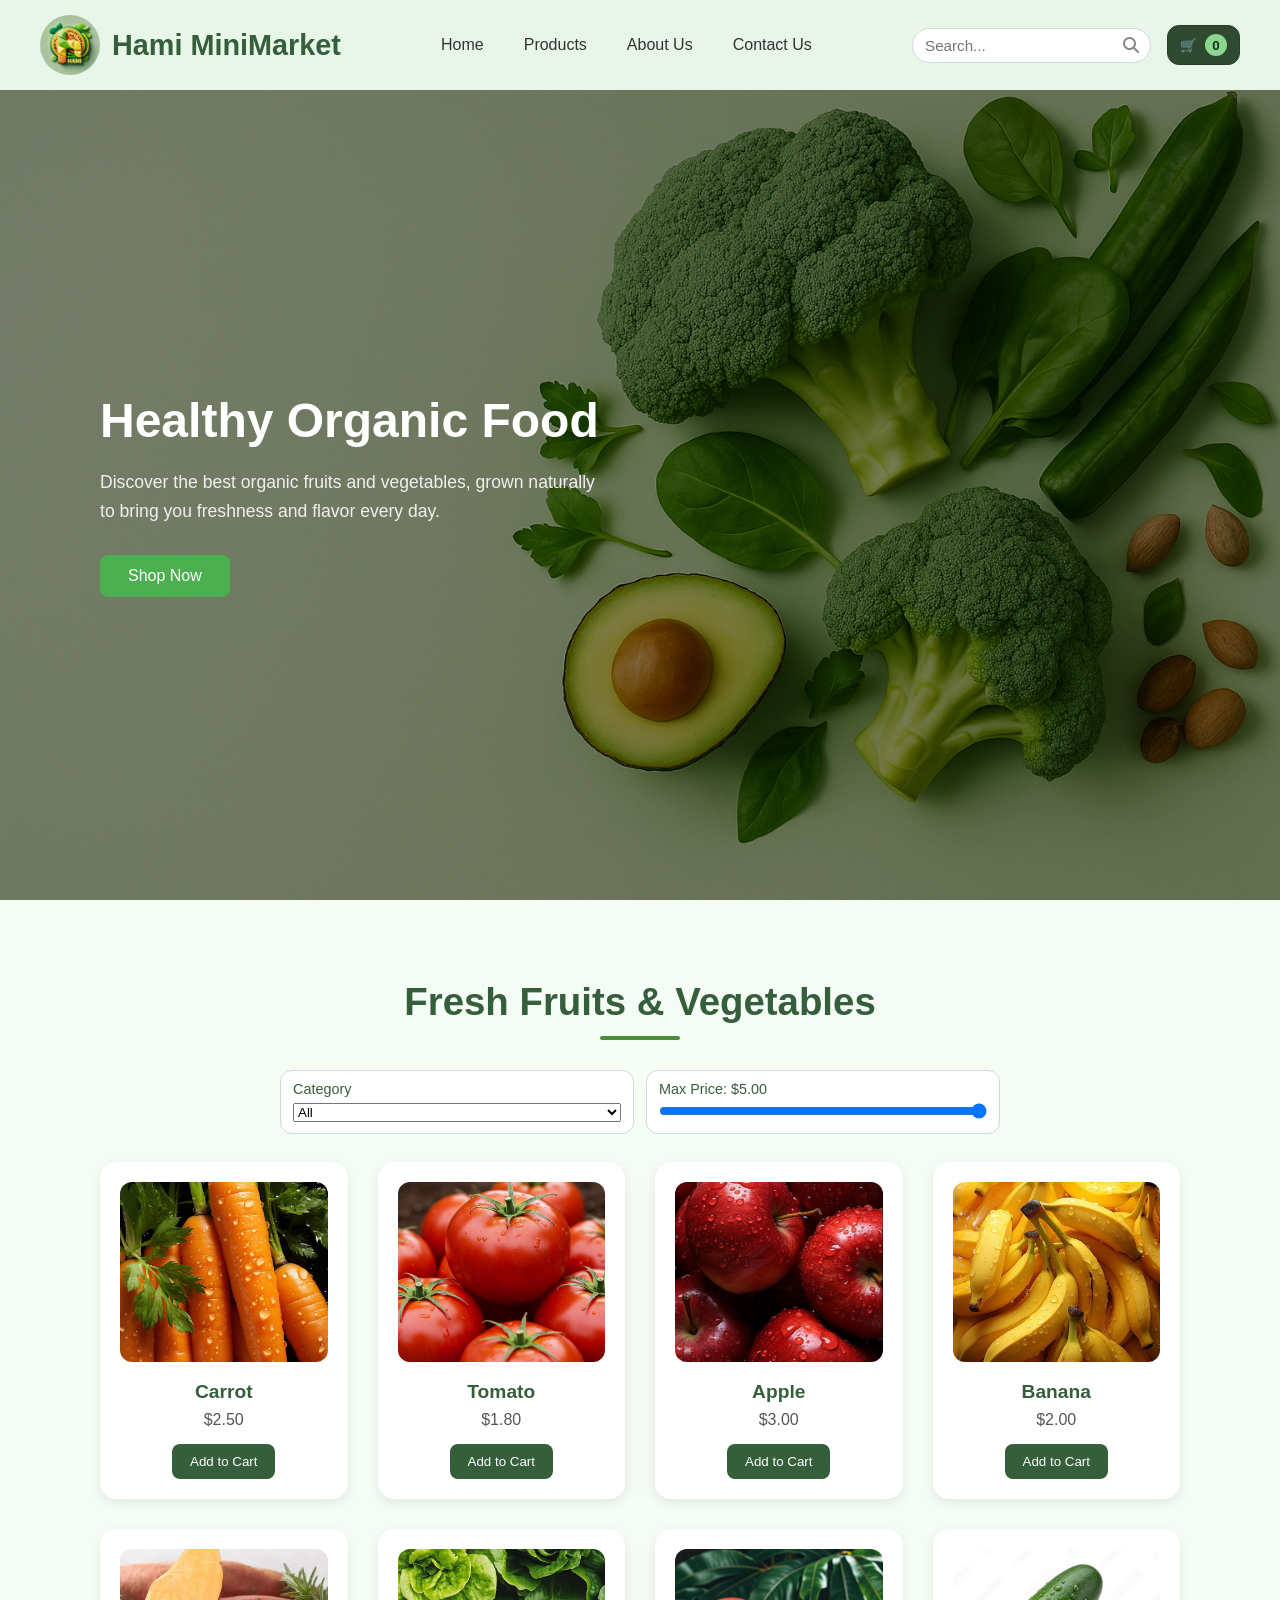
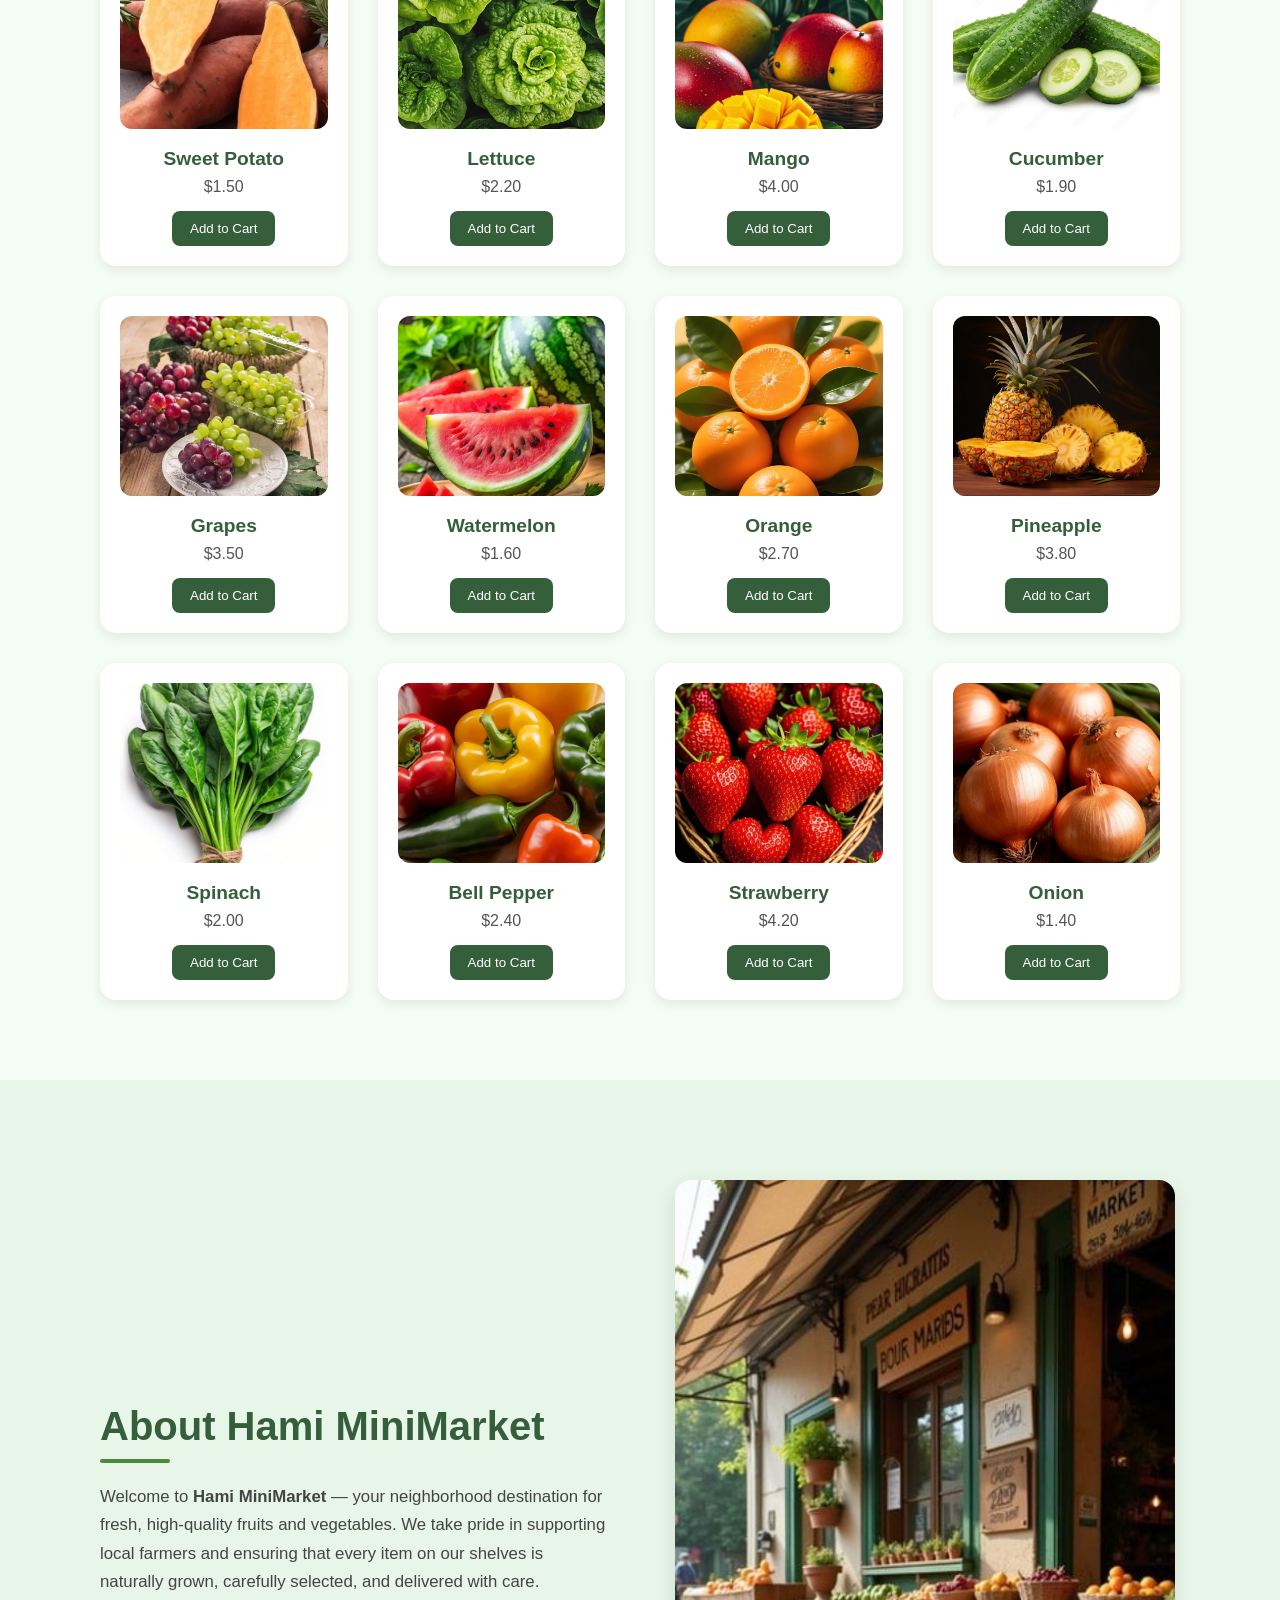
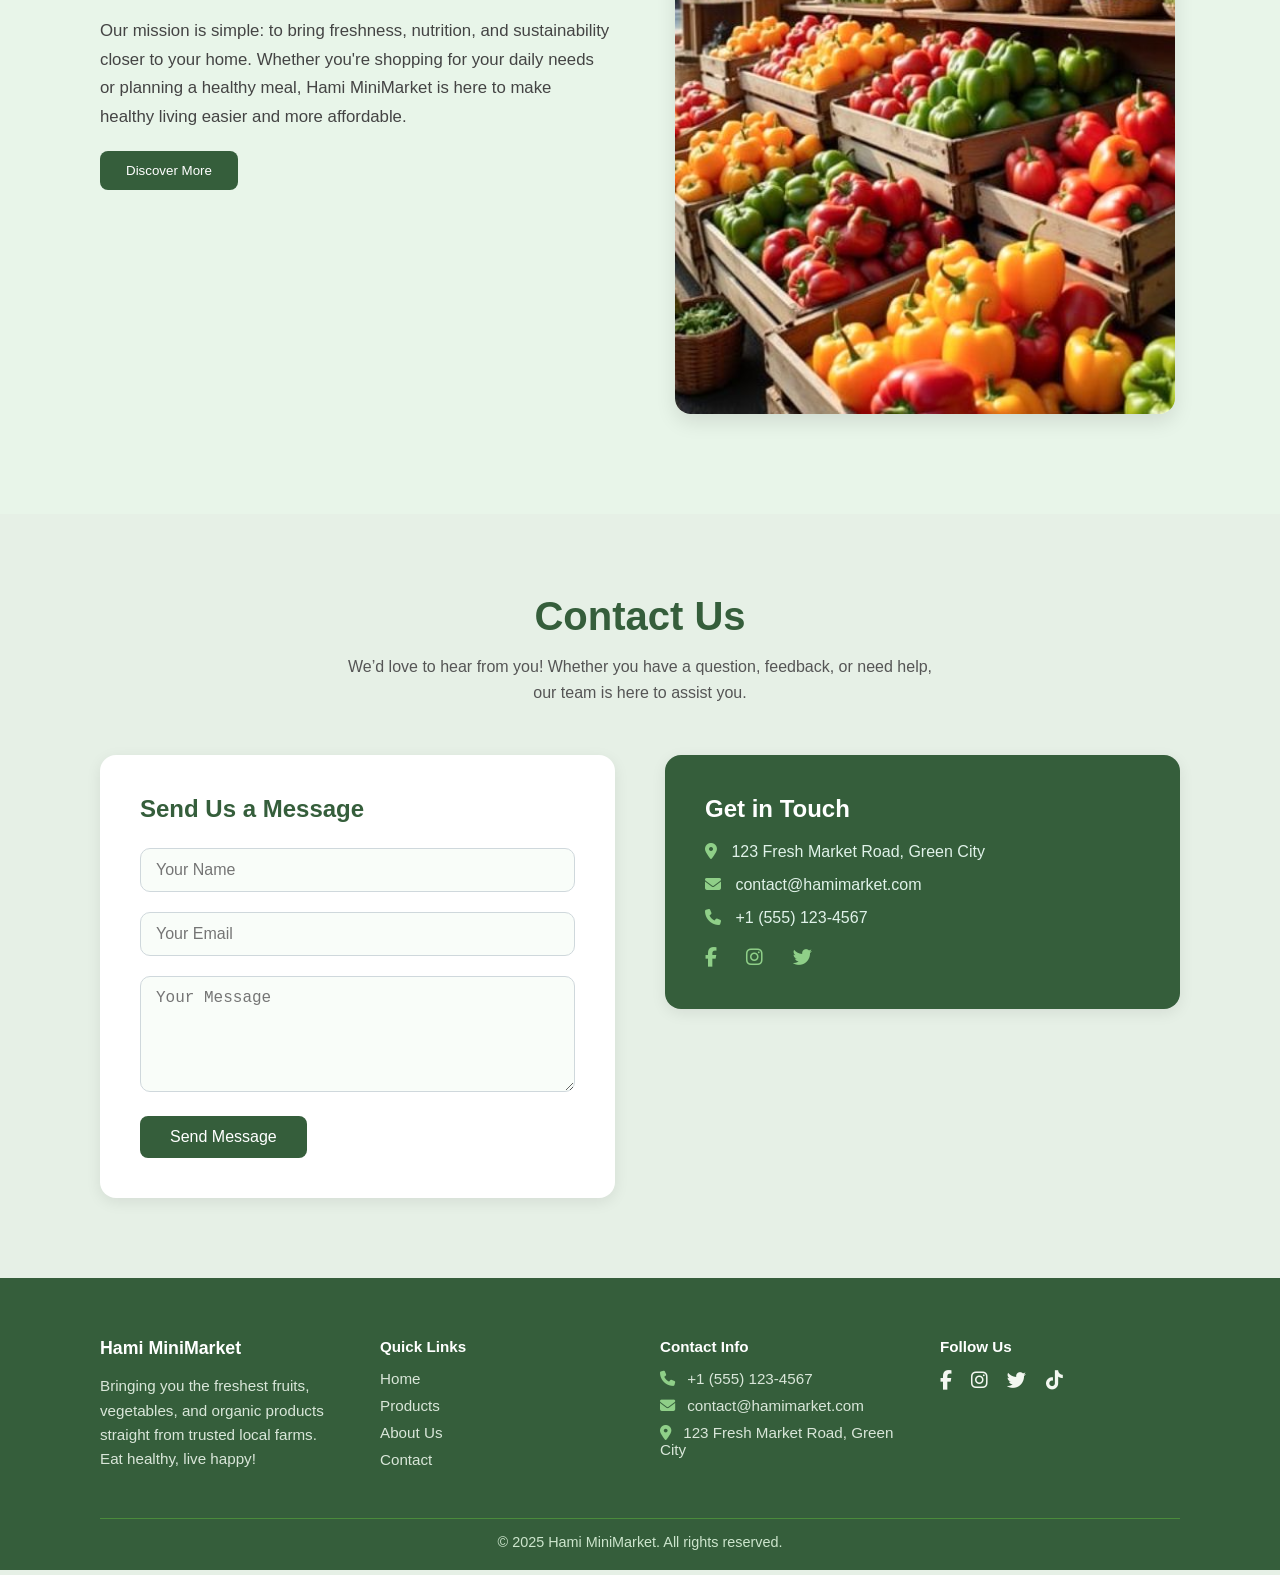
<file: index.html>
<!DOCTYPE html>
<html lang="en">
<head>
  <meta charset="UTF-8" />
  <meta name="viewport" content="width=device-width, initial-scale=1.0" />
  <title>Hami MiniMarket</title>
  <link
    rel="stylesheet"
    href="https://cdnjs.cloudflare.com/ajax/libs/font-awesome/6.5.0/css/all.min.css"
  />
  <link rel="stylesheet" href="style.css" />
</head>
<body>
  
  <header class="header">
    <div class="logo">
      <img src="images/3D Logo for Health Foods Business.png" alt="Logo" />
      <h1>Hami MiniMarket</h1>
    </div>

    <button class="menu-toggle" aria-label="Toggle menu">
      <i class="fas fa-bars"></i>
    </button>

    <nav class="nav">
      <ul>
       <li><a href="#home">Home</a></li>
       <li><a href="#products">Products</a></li>
       <li><a href="#about">About Us</a></li>
       <li><a href="#contact">Contact Us</a></li>
      </ul>
    </nav>

    <div class="search">
      <input id="search-input" type="text" placeholder="Search..." />
      <i class="fas fa-search"></i>
    </div>

    <!-- Cart button reused for cart counter + sidebar toggle -->
    <button class="cart-btn" aria-label="Cart">
      <span>🛒</span>
      <span id="cart-count" class="cart-count">0</span>
    </button>
  </header>

  <!-- HERO -->
  <section id="home" class="hero">
    <div class="hero-content">
      <h2>Healthy Organic Food</h2>
      <p>
        Discover the best organic fruits and vegetables, grown naturally to
        bring you freshness and flavor every day.
      </p>
      <button>Shop Now</button>
    </div>
  </section>

  
  <section id="products" class="products">
    <h2>Fresh Fruits & Vegetables</h2>

    <div class="filters">
      <div class="filter-item">
        <label for="category-filter">Category</label>
        <select id="category-filter">
          <option value="all">All</option>
          <option value="Fruits">Fruits</option>
          <option value="Vegetables">Vegetables</option>
        </select>
      </div>

      <div class="filter-item">
        <label for="price-filter">Max Price: <span id="price-value">$0.00</span></label>
        <input id="price-filter" type="range" min="0" max="10" step="0.1" value="10" />
      </div>
    </div>

    
    <div class="product-grid"></div>

    <p id="empty-state" class="empty" hidden>No products match your filters.</p>
  </section>

 
  <section id="about" class="about">
    <div class="about-content">
      <div class="about-text">
        <h2>About Hami MiniMarket</h2>
        <p>
          Welcome to <strong>Hami MiniMarket</strong> — your neighborhood destination
          for fresh, high-quality fruits and vegetables. We take pride in supporting
          local farmers and ensuring that every item on our shelves is naturally
          grown, carefully selected, and delivered with care.
        </p>
        <p>
          Our mission is simple: to bring freshness, nutrition, and sustainability
          closer to your home. Whether you're shopping for your daily needs or
          planning a healthy meal, Hami MiniMarket is here to make healthy living
          easier and more affordable.
        </p>
        <button>Discover More</button>
      </div>

      <div class="about-image">
        <img src="images/a7e1ede8-4232-4330-b675-79e7ab4b92e2.jpg" alt="Hami MiniMarket Store">
      </div>
    </div>
  </section>

 
  <section id="contact" class="contact">
    <div class="contact-header">
      <h2>Contact Us</h2>
      <p>
        We’d love to hear from you! Whether you have a question, feedback, or
        need help, our team is here to assist you.
      </p>
    </div>

    <div class="contact-wrapper">
      <form class="contact-form">
        <h3>Send Us a Message</h3>
        <div class="form-group">
          <input type="text" placeholder="Your Name" required />
        </div>
        <div class="form-group">
          <input type="email" placeholder="Your Email" required />
        </div>
        <div class="form-group">
          <textarea rows="5" placeholder="Your Message" required></textarea>
        </div>
        <button type="submit">Send Message</button>
      </form>

      <div class="contact-details">
        <h3>Get in Touch</h3>
        <p><i class="fas fa-map-marker-alt"></i> 123 Fresh Market Road, Green City</p>
        <p><i class="fas fa-envelope"></i> contact@hamimarket.com</p>
        <p><i class="fas fa-phone"></i> +1 (555) 123-4567</p>

        <div class="social-links">
          <a href="#"><i class="fab fa-facebook-f"></i></a>
          <a href="#"><i class="fab fa-instagram"></i></a>
          <a href="#"><i class="fab fa-twitter"></i></a>
        </div>
      </div>
    </div>
  </section>

  
  <footer class="footer">
    <div class="footer-container">
      <div class="footer-about">
        <h3>Hami MiniMarket</h3>
        <p>
          Bringing you the freshest fruits, vegetables, and organic products
          straight from trusted local farms. Eat healthy, live happy!
        </p>
      </div>

      <div class="footer-links">
        <h4>Quick Links</h4>
        <ul>
          <li><a href="#home">Home</a></li>
          <li><a href="#products">Products</a></li>
          <li><a href="#about">About Us</a></li>
          <li><a href="#contact">Contact</a></li>
        </ul>
      </div>

      <div class="footer-contact">
        <h4>Contact Info</h4>
        <p><i class="fas fa-phone"></i> +1 (555) 123-4567</p>
        <p><i class="fas fa-envelope"></i> contact@hamimarket.com</p>
        <p><i class="fas fa-map-marker-alt"></i> 123 Fresh Market Road, Green City</p>
      </div>

      <div class="footer-social">
        <h4>Follow Us</h4>
        <div class="social-icons">
          <a href="#"><i class="fab fa-facebook-f"></i></a>
          <a href="#"><i class="fab fa-instagram"></i></a>
          <a href="#"><i class="fab fa-twitter"></i></a>
          <a href="#"><i class="fab fa-tiktok"></i></a>
        </div>
      </div>
    </div>

    <div class="footer-bottom">
      <p>&copy; 2025 Hami MiniMarket. All rights reserved.</p>
    </div>
  </footer>

 
  <div id="cart-overlay" class="cart-overlay"></div>

  <aside id="cart-sidebar" class="cart-sidebar">
    <div class="cart-sidebar-header">
      <h2>Your Cart</h2>
      <button id="cart-close" class="cart-close-btn">&times;</button>
    </div>

    <div id="cart-items" class="cart-items"></div>

    <div class="cart-summary">
      <div class="cart-summary-row">
        <span>Subtotal</span>
        <span id="cart-subtotal">$0.00</span>
      </div>
      <div class="cart-summary-row">
        <span>Discount</span>
        <span id="cart-discount">-$0.00</span>
      </div>
      <div class="cart-summary-row">
        <span>Tax (5%)</span>
        <span id="cart-tax">$0.00</span>
      </div>
      <div class="cart-summary-row cart-summary-total">
        <span>Total</span>
        <span id="cart-total">$0.00</span>
      </div>

      <a href="order.html" class="cart-checkout-btn">
        Go to Order Summary
      </a>
    </div>
  </aside>

 
  <script src="storage.js"></script>
  <script src="cart.js"></script>
  <script src="product.js"></script>
  <script src="index.js"></script>
</body>
</html>
</file>
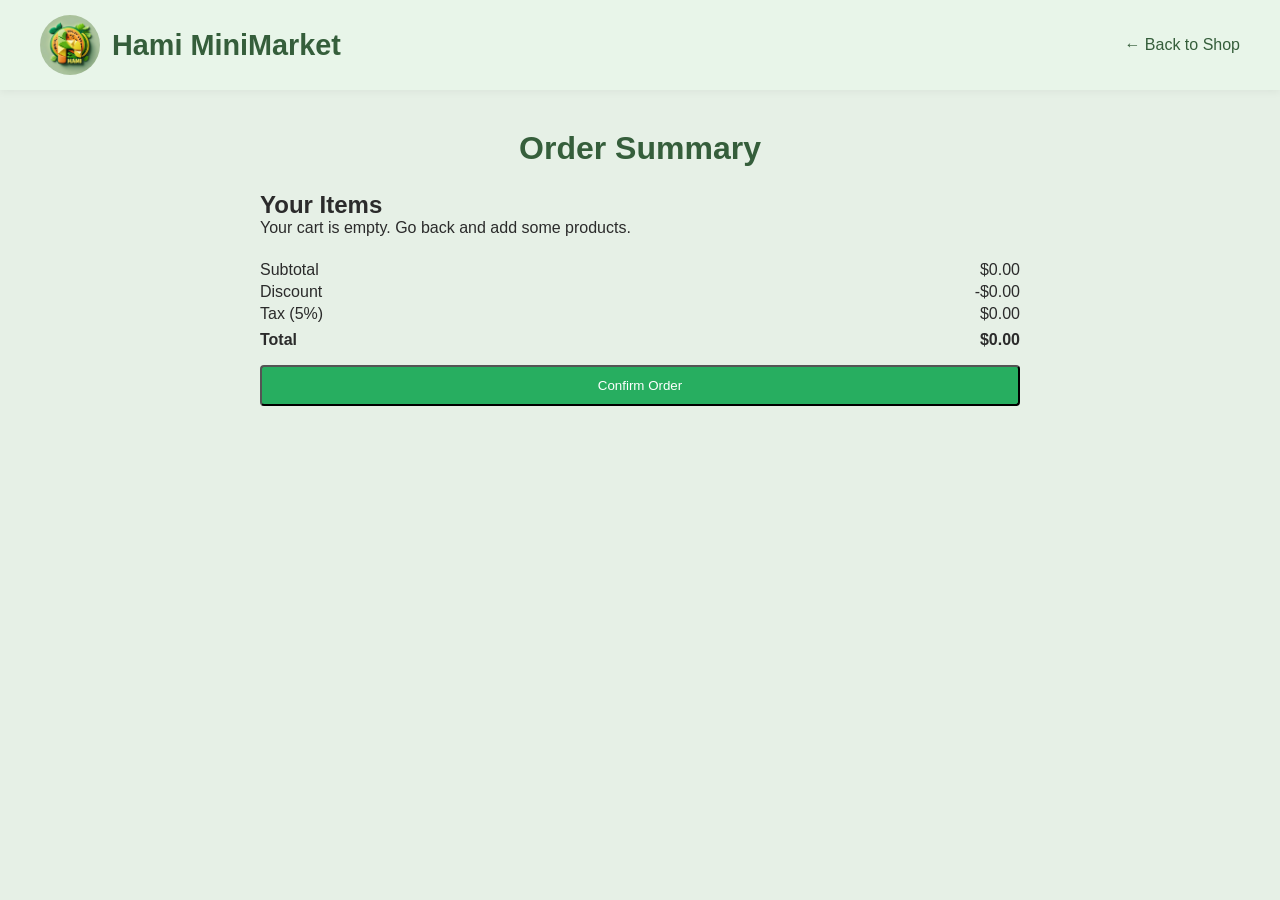
<file: order.html>
<!DOCTYPE html>
<html lang="en">
<head>
  <meta charset="UTF-8" />
  <meta name="viewport" content="width=device-width, initial-scale=1.0" />
  <title>Order - Hami MiniMarket</title>
  <link
    rel="stylesheet"
    href="https://cdnjs.cloudflare.com/ajax/libs/font-awesome/6.5.0/css/all.min.css"
  />
  <link rel="stylesheet" href="style.css" />
</head>
<body>
  <header class="header">
    <div class="logo">
      <img src="images/3D Logo for Health Foods Business.png" alt="Logo" />
      <h1>Hami MiniMarket</h1>
    </div>
    <div style="margin-left:auto;">
      <a href="index.html" style="text-decoration:none;color:#355e3b;font-weight:500;">
        ← Back to Shop
      </a>
    </div>
  </header>

  <main class="order-summary-container">
    <h1>Order Summary</h1>

    <section>
      <h2>Your Items</h2>
      <div id="summary-items"></div>
    </section>

    <section class="order-summary-totals">
      <div class="cart-summary-row">
        <span>Subtotal</span>
        <span id="summary-subtotal">$0.00</span>
      </div>
      <div class="cart-summary-row">
        <span>Discount</span>
        <span id="summary-discount">-$0.00</span>
      </div>
      <div class="cart-summary-row">
        <span>Tax (5%)</span>
        <span id="summary-tax">$0.00</span>
      </div>
      <div class="cart-summary-row cart-summary-total">
        <span>Total</span>
        <span id="summary-total">$0.00</span>
      </div>

      <button id="confirm-order-btn" class="cart-checkout-btn" style="margin-top: 16px;">
        Confirm Order
      </button>

      <p id="order-confirm-message" class="order-confirm-message" hidden>
        Order confirmed! Thank you for shopping with Hami MiniMarket.
      </p>
    </section>
  </main>

  <script src="storage.js"></script>
  <script src="cart.js"></script>
  <script>
    document.addEventListener("DOMContentLoaded", function () {
      const itemsContainer = document.getElementById("summary-items");
      const subtotalEl = document.getElementById("summary-subtotal");
      const discountEl = document.getElementById("summary-discount");
      const taxEl = document.getElementById("summary-tax");
      const totalEl = document.getElementById("summary-total");
      const btn = document.getElementById("confirm-order-btn");
      const msg = document.getElementById("order-confirm-message");

      function renderSummary() {
        const items = CartModule.getItems();
        const totals = CartModule.getTotals();

        itemsContainer.innerHTML = "";

        if (!items.length) {
          itemsContainer.innerHTML =
            "<p>Your cart is empty. Go back and add some products.</p>";
        } else {
          items.forEach((item) => {
            const row = document.createElement("div");
            row.className = "cart-item";
            row.innerHTML = `
              <div class="cart-item-info">
                <span class="cart-item-name">${item.name}</span>
                <span class="cart-item-price">$${item.price.toFixed(
                  2
                )} x ${item.qty}</span>
              </div>
              <div>
                $${(item.price * item.qty).toFixed(2)}
              </div>
            `;
            itemsContainer.appendChild(row);
          });
        }

        subtotalEl.textContent = `$${totals.subtotal.toFixed(2)}`;
        discountEl.textContent = totals.discount
          ? `-$${totals.discount.toFixed(2)}`
          : "-$0.00";
        taxEl.textContent = `$${totals.tax.toFixed(2)}`;
        totalEl.textContent = `$${totals.total.toFixed(2)}`;
      }

      renderSummary();

      btn.addEventListener("click", function () {
       
        CartModule.clearCart();
        renderSummary();

        
        msg.hidden = false;
        alert("Order confirmed!");

        
        btn.disabled = true;
      });
    });
  </script>
</body>
</html>
</file>
<file: style.css>
* { margin: 0; padding: 0; box-sizing: border-box; }

body {
  font-family: "Poppins", sans-serif;
  background-color: #e6f0e6;
  color: #2b2b2b;
}

.header {
  background-color: #e8f5e9;
  display: flex;
  justify-content: space-between;
  align-items: center;
  padding: 15px 40px;
  box-shadow: 0 2px 8px rgba(0, 0, 0, 0.05);
  gap: 16px;
  flex-wrap: wrap;
}

.logo { display: flex; align-items: center; gap: 12px; }
.logo img { height: 60px; width: 60px; border-radius: 50%; object-fit: cover; }
.logo h1 { font-size: 1.8rem; font-weight: 600; color: #355e3b; }

.menu-toggle{
  display: none;
  background: none;
  border: 0;
  font-size: 1.6rem;
  color: #355e3b;
  cursor: pointer;
}

.nav { flex: 1; display: flex; justify-content: center; }
.nav a{ color: #333; text-decoration: none; }
.nav ul { list-style: none; display: flex; align-items: center; gap: 40px; }
.nav li { font-weight: 500; color: #333; cursor: pointer; transition: color 0.3s ease; }
.nav a:hover { color: #4b8b3b; }

.search { position: relative; }
.search input {
  padding: 8px 35px 8px 12px;
  border: 1px solid #cfd8dc;
  border-radius: 20px;
  outline: none;
  font-size: 0.95rem;
  background-color: #fff;
}
.search input:focus { border-color: #4b8b3b; }
.search i {
  position: absolute; right: 12px; top: 50%; transform: translateY(-50%);
  color: #888; font-size: 1rem; cursor: pointer;
}

.cart-btn{
  display:inline-flex; gap:8px; align-items:center; justify-content:center;
  background:#2f4a31; color:#fff;
  border:1px solid #244028; border-radius:12px; padding:8px 12px; cursor:pointer;
}
.cart-count{
  background:#8ad78d; color:#113016; font-weight:700;
  display:inline-flex; align-items:center; justify-content:center;
  min-width:22px; height:22px; padding:0 6px; border-radius:999px;
}

.hero {
  position: relative;
  height: 90vh;
  background: url("images/organic.png") center/cover no-repeat;
  display: flex;
  align-items: center;
  justify-content: flex-start;
  padding: 0 100px;
  color: white;
}
.hero::before { content: ""; position: absolute; inset: 0; background: rgba(0, 0, 0, 0.45); }
.hero-content { position: relative; max-width: 500px; z-index: 1; }
.hero-content h2 { font-size: 3rem; font-weight: 700; margin-bottom: 20px; color: #ffffff; }
.hero-content p { font-size: 1.1rem; line-height: 1.6; margin-bottom: 30px; color: #f0f0f0; }
.hero-content button {
  background-color: #4caf50; color: #fff; border: none; padding: 12px 28px;
  font-size: 1rem; border-radius: 8px; cursor: pointer; transition: background-color 0.3s ease;
}
.hero-content button:hover { background-color: #45a049; }

.products { padding: 80px 100px; background-color: #f5fbf5; text-align: center; }
.products h2 {
  font-size: 2.4rem; color: #355e3b; margin-bottom: 30px; position: relative;
}
.products h2::after {
  content: ""; display: block; width: 80px; height: 4px; background-color: #4b8b3b;
  margin: 12px auto 0; border-radius: 2px;
}

.filters{
  display:grid;
  grid-template-columns: repeat(2, minmax(180px, 1fr));
  gap:12px;
  max-width: 720px;
  margin: 0 auto 28px;
  text-align:left;
}
.filter-item{
  background:#fff;
  border:1px solid #cfd8dc;
  border-radius:12px;
  padding:10px 12px;
}
.filter-item label{
  display:block;
  font-size:.9rem;
  color:#355e3b;
  margin-bottom:6px;
}
.filter-item select,
.filter-item input[type="range"]{
  width:100%;
}

.product-grid {
  display: grid;
  grid-template-columns: repeat(auto-fit, minmax(220px, 1fr));
  gap: 30px;
  justify-items: center;
}
.product-card {
  background-color: #fff;
  border-radius: 16px;
  box-shadow: 0 4px 12px rgba(0, 0, 0, 0.08);
  padding: 20px;
  transition: all 0.3s ease;
  text-align: center;
  width: 100%;
  max-width: 250px;
}
.product-card:hover { transform: translateY(-8px); box-shadow: 0 8px 20px rgba(0, 0, 0, 0.15); }
.product-card img {
  width: 100%; height: 180px; border-radius: 12px; object-fit: cover; margin-bottom: 15px;
}
.product-card h3 { font-size: 1.2rem; color: #355e3b; margin-bottom: 8px; }
.product-card p { color: #555; font-size: 1rem; margin-bottom: 15px; }
.product-card button {
  background-color: #355e3b; color: #fff; border: none; padding: 10px 18px;
  border-radius: 8px; cursor: pointer; transition: all 0.3s ease;
}
.product-card button:hover { background-color: #4b8b3b; }

.empty{ color:#777; margin-top: 10px; }

.about { padding: 100px 100px; background-color: #e8f5e9; }
.about-content {
  display: flex; align-items: center; justify-content: space-between;
  gap: 60px; flex-wrap: wrap;
}
.about-text { flex: 1; max-width: 550px; }
.about-text h2 { font-size: 2.5rem; color: #355e3b; margin-bottom: 20px; position: relative; }
.about-text h2::after {
  content: ""; display: block; width: 70px; height: 4px; background-color: #4b8b3b;
  margin-top: 10px; border-radius: 2px;
}
.about-text p { font-size: 1.05rem; color: #444; margin-bottom: 20px; line-height: 1.7; }
.about-text button {
  background-color: #355e3b; color: #fff; border: none; padding: 12px 26px;
  border-radius: 8px; cursor: pointer; transition: all 0.3s ease;
}
.about-text button:hover { background-color: #4b8b3b; transform: translateY(-2px); }
.about-image { flex: 1; display: flex; justify-content: center; }
.about-image img {
  width: 100%; max-width: 500px; border-radius: 16px;
  box-shadow: 0 8px 20px rgba(0, 0, 0, 0.1); object-fit: cover;
}

.contact { background-color: #e6f0e6; padding: 80px 100px; }
.contact-header { text-align: center; margin-bottom: 50px; }
.contact-header h2 { font-size: 2.5rem; color: #355e3b; margin-bottom: 15px; }
.contact-header p {
  color: #555; font-size: 1rem; max-width: 600px; margin: 0 auto; line-height: 1.6;
}
.contact-wrapper {
  display: flex; justify-content: center; align-items: flex-start; gap: 50px; flex-wrap: wrap;
}
.contact-form {
  flex: 1; min-width: 350px; background-color: #fff; padding: 40px; border-radius: 16px;
  box-shadow: 0 4px 15px rgba(0, 0, 0, 0.08);
}
.contact-form h3 { color: #355e3b; margin-bottom: 25px; font-size: 1.5rem; }
.contact-form .form-group { margin-bottom: 20px; }
.contact-form input, .contact-form textarea {
  width: 100%; padding: 12px 15px; border: 1px solid #cfd8dc; border-radius: 10px;
  font-size: 1rem; outline: none; transition: border-color 0.3s ease; background-color: #f9fdf9;
}
.contact-form input:focus, .contact-form textarea:focus { border-color: #4b8b3b; }
.contact-form button {
  background-color: #355e3b; color: #fff; border: none; padding: 12px 30px; border-radius: 8px;
  cursor: pointer; font-size: 1rem; transition: background-color 0.3s ease, transform 0.2s ease;
}
.contact-form button:hover { background-color: #4b8b3b; transform: translateY(-2px); }

.contact-details {
  flex: 1; min-width: 300px; background-color: #355e3b; color: #f3f7f1;
  padding: 40px; border-radius: 16px; box-shadow: 0 4px 15px rgba(0, 0, 0, 0.08);
}
.contact-details h3 { margin-bottom: 20px; font-size: 1.5rem; color: #fff; }
.contact-details p { margin-bottom: 15px; color: #e0f2e9; font-size: 1rem; }
.contact-details i { margin-right: 10px; color: #8fcf88; }

.social-links { margin-top: 20px; }
.social-links a {
  color: #f3f7f1; margin-right: 15px; font-size: 1.2rem; transition: color 0.3s ease;
}
.social-links a:hover { color: #8fcf88; }

.footer { background-color: #355e3b; color: #f3f7f1; padding: 60px 100px 20px; font-size: 0.95rem; }
.footer-container {
  display: grid; grid-template-columns: repeat(auto-fit, minmax(220px, 1fr));
  gap: 40px; margin-bottom: 40px;
}
.footer h3, .footer h4 { color: #fff; margin-bottom: 15px; font-weight: 600; }
.footer-about p { color: #d9e6d9; line-height: 1.6; max-width: 300px; }
.footer-links ul { list-style: none; }
.footer-links li { margin-bottom: 10px; }
.footer-links a { color: #d9e6d9; text-decoration: none; transition: color 0.3s ease; }
.footer-links a:hover { color: #ffffff; }
.footer-contact p { margin-bottom: 10px; color: #d9e6d9; }
.footer-contact i { margin-right: 8px; color: #8fcf88; }

.social-icons a {
  color: #f3f7f1; margin-right: 15px; font-size: 1.2rem; transition: color 0.3s ease;
}
.social-icons a:hover { color: #8fcf88; }
.footer-bottom {
  border-top: 1px solid #4b8b3b; text-align: center; padding-top: 15px;
  font-size: 0.9rem; color: #cde5cd;
}

.error-message { color:#dc2626; font-size:.85rem; margin-top:6px; display:block; }
.invalid { border-color:#dc2626 !important; box-shadow:0 0 0 3px rgba(220,38,38,.08); }

:root{
  --pad-xl: 100px;
  --pad-lg: 64px;
  --pad-md: 32px;
  --pad-sm: 20px;
}
.products, .about, .contact, .footer { padding-left: var(--pad-xl); padding-right: var(--pad-xl); }
img{ max-width: 100%; height: auto; }

@media (max-width: 1024px){
  .products, .about, .contact, .footer { padding-left: var(--pad-lg); padding-right: var(--pad-lg); }
  .hero{ height: 70vh; }
  .hero-content h2{ font-size: clamp(2rem, 4vw, 2.6rem); }
}
@media (max-width: 768px){
  .products, .about, .contact, .footer { padding-left: var(--pad-md); padding-right: var(--pad-md); }

  .menu-toggle{ display: block; }
  .logo{ order: 1; flex: 1 1 auto; }
  .nav{
    order: 2;
    display: none;
    flex: 1 1 auto;
  }
  .nav.open{ display: flex; }
  .nav ul{ flex-wrap: wrap; gap: 14px; justify-content: flex-start; align-items: center; }

  .search{ order: 3; flex: 0 0 220px; width: 220px; }

  .hero{
    height: 58vh;
    padding: 0 var(--pad-md);
    padding-top: 24px; padding-bottom: 24px;
  }
  .hero-content{ max-width: 100%; }
  .hero-content h2{ font-size: clamp(1.8rem, 6vw, 2.2rem); }
  .hero-content p{ font-size: 1rem; }

  .about{ padding-top: 60px; padding-bottom: 60px; }
  .contact{ padding-top: 60px; padding-bottom: 60px; }

  .contact-form, .contact-details{ min-width: unset; width: 100%; }
}
@media (max-width: 480px){
  .products, .about, .contact, .footer { padding-left: var(--pad-sm); padding-right: var(--pad-sm); }
  .logo h1{ font-size: 1.25rem; }
  .logo img{ height: 48px; width: 48px; }
  .hero{ height: 48vh; }
  .hero-content p{ font-size: .95rem; }
  .hero-content button{ width: 100%; }
  .product-card{ max-width: 100%; }
  .product-card img{ height: 160px; object-fit: cover; }
  .footer{ padding-top: 40px; padding-bottom: 16px; }
}



.cart-overlay {
  position: fixed;
  inset: 0;
  background: rgba(0, 0, 0, 0.4);
  opacity: 0;
  pointer-events: none;
  transition: opacity 0.2s ease;
  z-index: 998;
}

.cart-overlay-visible {
  opacity: 1;
  pointer-events: auto;
}

.cart-sidebar {
  position: fixed;
  top: 0;
  right: -380px;
  width: 340px;
  max-width: 100%;
  height: 100%;
  background: #ffffff;
  box-shadow: -2px 0 10px rgba(0, 0, 0, 0.15);
  z-index: 999;
  display: flex;
  flex-direction: column;
  transition: right 0.25s ease;
}

.cart-sidebar.cart-open {
  right: 0;
}

.cart-sidebar-header {
  display: flex;
  justify-content: space-between;
  align-items: center;
  padding: 1rem;
  border-bottom: 1px solid #eee;
}

.cart-close-btn {
  background: none;
  border: none;
  font-size: 1.5rem;
  cursor: pointer;
}

.cart-items {
  flex: 1;
  padding: 1rem;
  overflow-y: auto;
}

.cart-item {
  display: flex;
  justify-content: space-between;
  align-items: center;
  margin-bottom: 0.75rem;
}

.cart-item-info {
  display: flex;
  flex-direction: column;
}

.cart-item-name {
  font-weight: 600;
}

.cart-item-price {
  font-size: 0.9rem;
  opacity: 0.7;
}

.cart-item-actions {
  display: flex;
  align-items: center;
  gap: 0.5rem;
}

.cart-qty-input {
  width: 60px;
}

.cart-remove-btn {
  border: none;
  background: #ff4b4b;
  color: #fff;
  padding: 0.25rem 0.5rem;
  cursor: pointer;
  border-radius: 3px;
  font-size: 0.8rem;
}

.cart-summary {
  padding: 1rem;
  border-top: 1px solid #eee;
}

.cart-summary-row {
  display: flex;
  justify-content: space-between;
  margin-bottom: 0.25rem;
}

.cart-summary-total {
  margin-top: 0.5rem;
  font-weight: 700;
}

.cart-checkout-btn {
  display: block;
  width: 100%;
  text-align: center;
  margin-top: 0.75rem;
  padding: 0.7rem 1rem;
  background: #27ae60;
  color: #fff;
  text-decoration: none;
  border-radius: 4px;
}

.cart-toast {
  position: fixed;
  bottom: 1.5rem;
  right: 1.5rem;
  padding: 0.75rem 1rem;
  background: #27ae60;
  color: #fff;
  border-radius: 4px;
  opacity: 0;
  transform: translateY(10px);
  pointer-events: none;
  transition: opacity 0.2s ease, transform 0.2s ease;
  z-index: 1000;
}

.cart-toast-visible {
  opacity: 1;
  transform: translateY(0);
}


.order-summary-container {
  max-width: 800px;
  margin: 40px auto;
  padding: 0 20px 40px;
}

.order-summary-container h1 {
  text-align: center;
  margin-bottom: 24px;
  color: #355e3b;
}

.order-summary-totals {
  margin-top: 24px;
}
.order-confirm-message {
  margin-top: 12px;
  color: #2e7d32;
  font-weight: 600;
}
</file>
